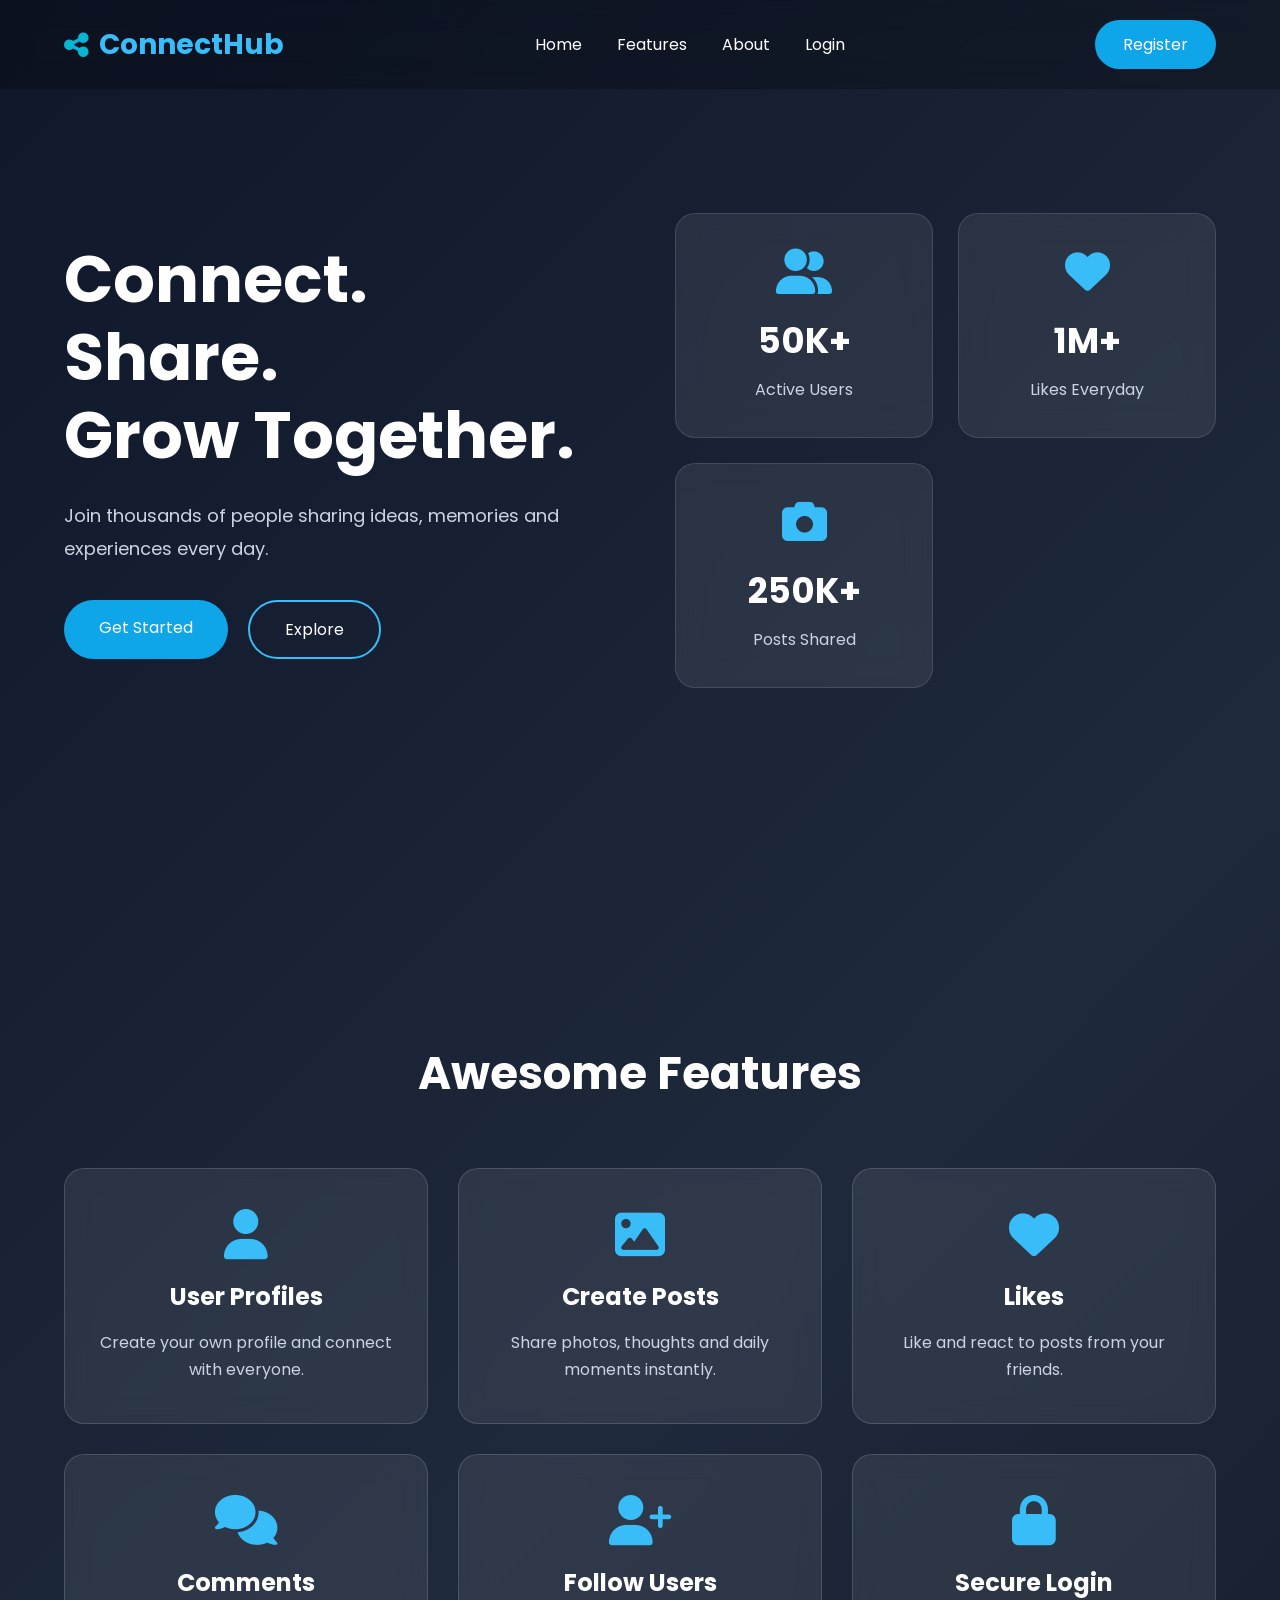
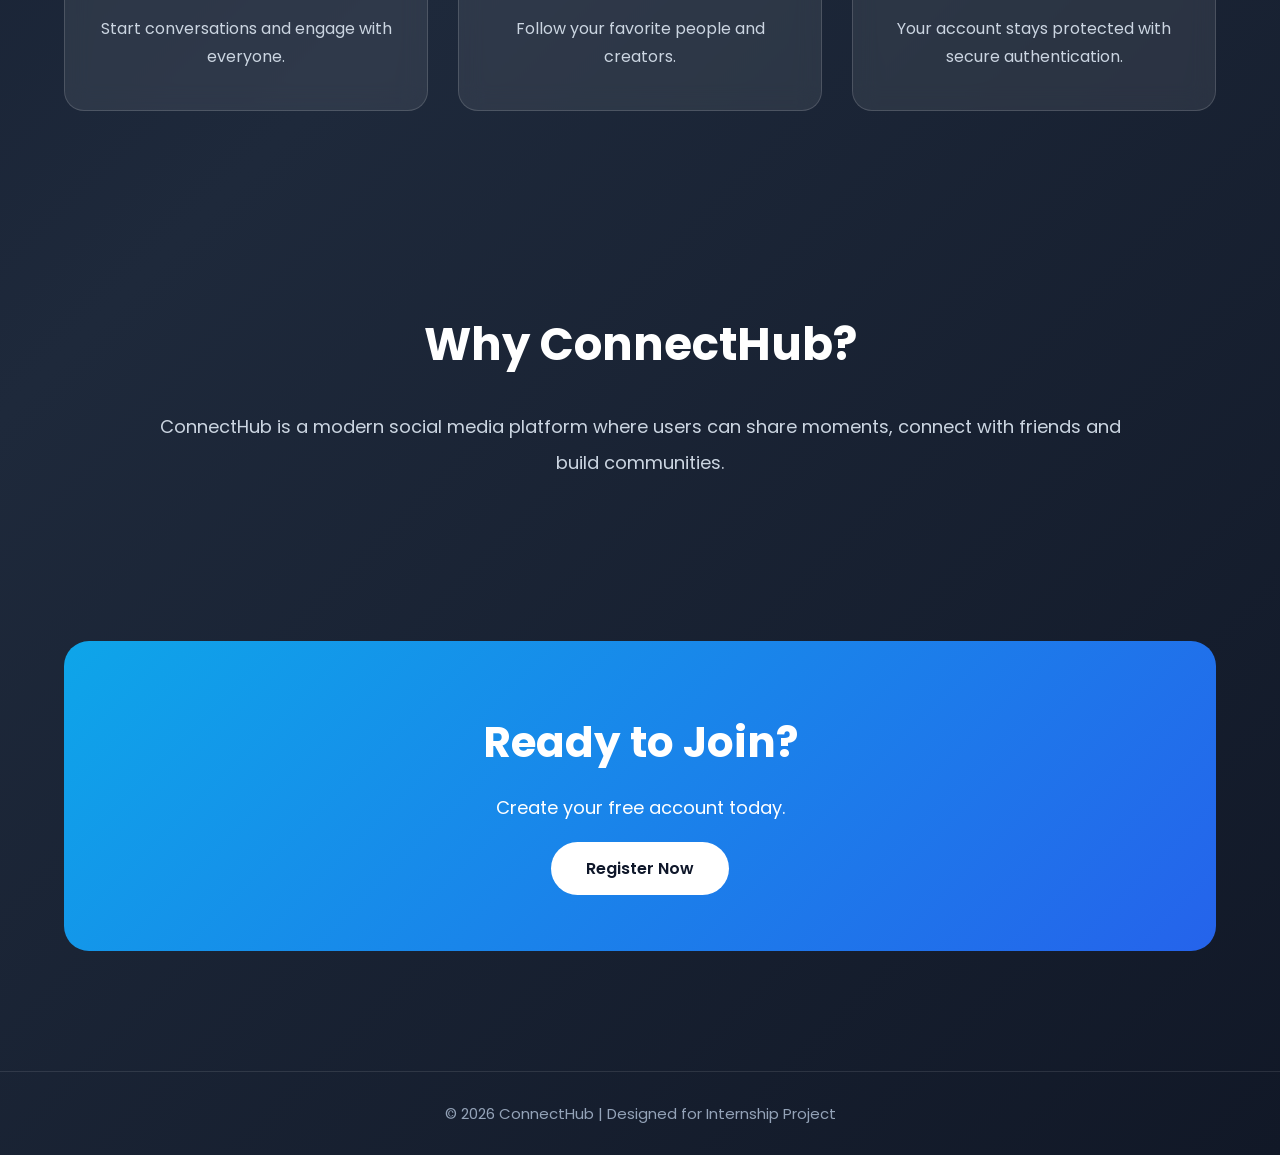
<file: Frontend/index.html>
<!DOCTYPE html>
<html lang="en">
<head>
    <meta charset="UTF-8">
    <meta name="viewport" content="width=device-width, initial-scale=1.0">
    <title>ConnectHub | Social Media Platform</title>

    <link rel="stylesheet" href="index.css">

    <!-- Google Fonts -->
    <link href="https://fonts.googleapis.com/css2?family=Poppins:wght@300;400;500;600;700&display=swap" rel="stylesheet">

    <!-- Font Awesome -->
    <link rel="stylesheet"
    href="https://cdnjs.cloudflare.com/ajax/libs/font-awesome/6.5.2/css/all.min.css">
</head>
<body>

<!-- ================= NAVBAR ================= -->

<header>

<nav class="navbar">

<div class="logo">
<i class="fa-solid fa-share-nodes"></i>
<span>ConnectHub</span>
</div>

<ul class="nav-links">

<li><a href="#">Home</a></li>
<li><a href="#features">Features</a></li>
<li><a href="#about">About</a></li>
<li><a href="login.html">Login</a></li>

</ul>

<a href="register.html" class="btn">Register</a>

<div class="menu">
<i class="fa-solid fa-bars"></i>
</div>

</nav>

</header>


<!-- ================= HERO ================= -->

<section class="hero">

<div class="hero-left">

<h1>
Connect.<br>
Share.<br>
Grow Together.
</h1>

<p>

Join thousands of people sharing ideas,
memories and experiences every day.

</p>

<div class="hero-buttons">

<a href="#" class="primary-btn">
Get Started
</a>

<a href="#features" class="secondary-btn">
Explore
</a>

</div>

</div>


<div class="hero-right">

<div class="glass-card">

<i class="fa-solid fa-user-group"></i>

<h3>50K+</h3>

<p>Active Users</p>

</div>

<div class="glass-card">

<i class="fa-solid fa-heart"></i>

<h3>1M+</h3>

<p>Likes Everyday</p>

</div>

<div class="glass-card">

<i class="fa-solid fa-camera"></i>

<h3>250K+</h3>

<p>Posts Shared</p>

</div>

</div>

</section>


<!-- ================= FEATURES ================= -->

<section class="features" id="features">

<h2>Awesome Features</h2>

<div class="feature-container">

<div class="feature-card">

<i class="fa-solid fa-user"></i>

<h3>User Profiles</h3>

<p>Create your own profile and connect with everyone.</p>

</div>

<div class="feature-card">

<i class="fa-solid fa-image"></i>

<h3>Create Posts</h3>

<p>Share photos, thoughts and daily moments instantly.</p>

</div>

<div class="feature-card">

<i class="fa-solid fa-heart"></i>

<h3>Likes</h3>

<p>Like and react to posts from your friends.</p>

</div>

<div class="feature-card">

<i class="fa-solid fa-comments"></i>

<h3>Comments</h3>

<p>Start conversations and engage with everyone.</p>

</div>

<div class="feature-card">

<i class="fa-solid fa-user-plus"></i>

<h3>Follow Users</h3>

<p>Follow your favorite people and creators.</p>

</div>

<div class="feature-card">

<i class="fa-solid fa-lock"></i>

<h3>Secure Login</h3>

<p>Your account stays protected with secure authentication.</p>

</div>

</div>

</section>


<!-- ================= ABOUT ================= -->

<section class="about" id="about">

<h2>Why ConnectHub?</h2>

<p>

ConnectHub is a modern social media platform where users can
share moments, connect with friends and build communities.

</p>

</section>


<!-- ================= CTA ================= -->

<section class="cta">

<h2>Ready to Join?</h2>

<p>Create your free account today.</p>

<a href="#" class="primary-btn">Register Now</a>

</section>


<!-- ================= FOOTER ================= -->

<footer>

<p>

© 2026 ConnectHub |
Designed for Internship Project

</p>

</footer>


<script>
    // Mobile Menu

const menu = document.querySelector(".menu");
const navLinks = document.querySelector(".nav-links");

menu.addEventListener("click", () => {
    navLinks.classList.toggle("active");
});

// Navbar Background on Scroll

window.addEventListener("scroll", () => {
    const header = document.querySelector("header");

    if(window.scrollY > 50){
        header.style.background = "rgba(15,23,42,0.95)";
    }else{
        header.style.background = "rgba(0,0,0,0.25)";
    }
});

// Smooth Fade-in Animation

const cards = document.querySelectorAll(".feature-card");

const observer = new IntersectionObserver((entries)=>{
    entries.forEach(entry=>{
        if(entry.isIntersecting){
            entry.target.style.opacity="1";
            entry.target.style.transform="translateY(0)";
        }
    });
},{
    threshold:0.2
});

cards.forEach(card=>{
    card.style.opacity="0";
    card.style.transform="translateY(40px)";
    card.style.transition=".8s";
    observer.observe(card);
});
</script>

</body>
</html>
</file>
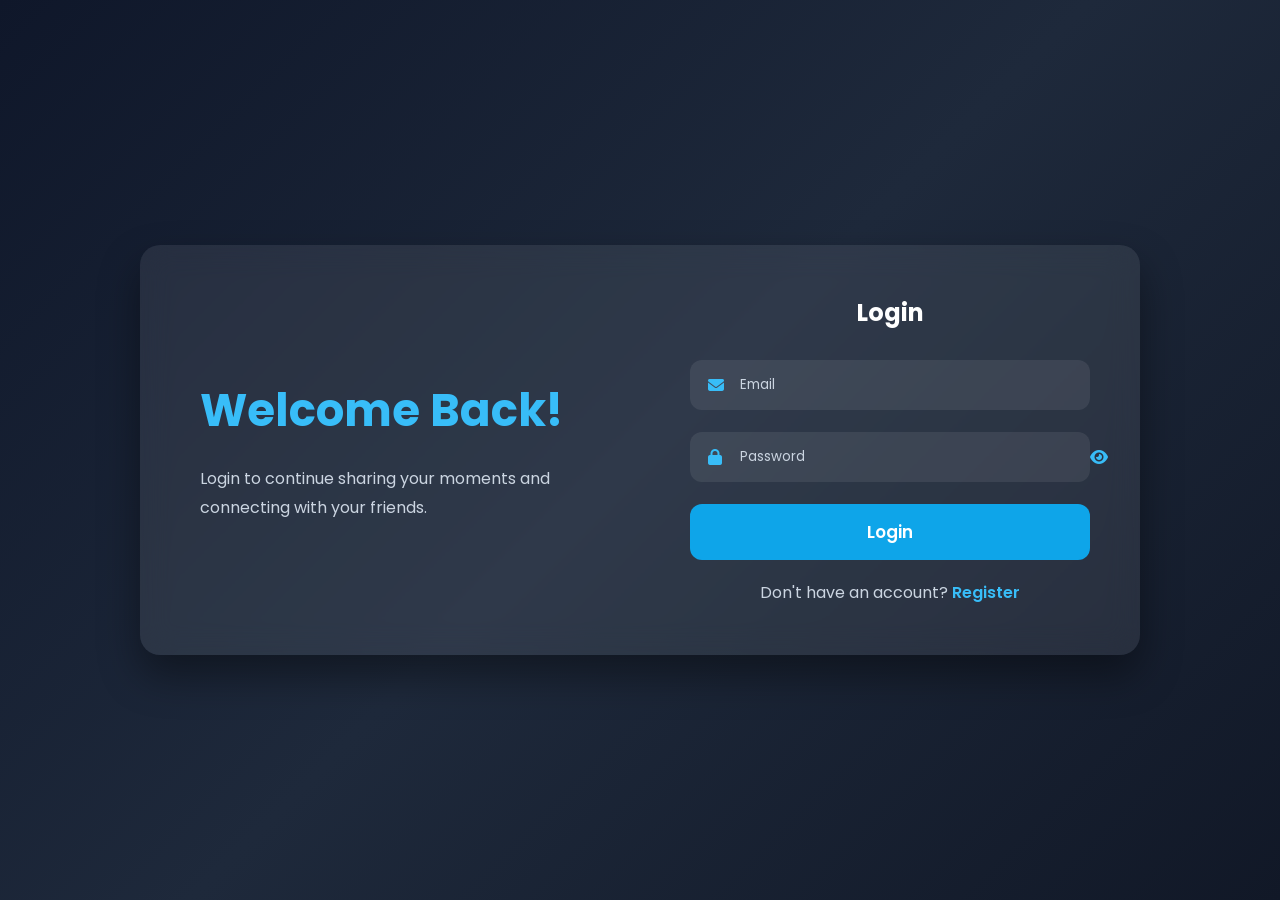
<file: Frontend/edit-profile.html>
<!DOCTYPE html>
<html lang="en">

<head>

    <meta charset="UTF-8">
    <meta name="viewport" content="width=device-width, initial-scale=1.0">

    <title>ConnectHub | Edit Profile</title>

    <link rel="stylesheet" href="edit-profile.css">

    <link href="https://fonts.googleapis.com/css2?family=Poppins:wght@300;400;500;600;700&display=swap"
        rel="stylesheet">

    <link rel="stylesheet"
        href="https://cdnjs.cloudflare.com/ajax/libs/font-awesome/6.5.2/css/all.min.css">

</head>

<body>

    <!-- ================= NAVBAR ================= -->

    <header>

        <nav class="navbar">

            <div class="logo">

                <i class="fa-solid fa-share-nodes"></i>

                <span>ConnectHub</span>

            </div>

            <div class="nav-links">

                <a href="feed.html">
                    <i class="fa-solid fa-house"></i>
                    Home
                </a>

                <a href="profile.html">
                    <i class="fa-solid fa-user"></i>
                    Profile
                </a>

            </div>

        </nav>

    </header>

    <!-- ================= EDIT PROFILE ================= -->

    <section class="edit-container">

        <div class="edit-card">

            <h1>

                <i class="fa-solid fa-user-pen"></i>

                Edit Profile

            </h1>

            <!-- Cover Photo -->

            <div class="cover-section">

                <img
                    id="coverPreview"
                    src="https://picsum.photos/1200/350?random=15"
                    alt="Cover">

                <label class="upload-cover">

                    <i class="fa-solid fa-camera"></i>

                    Change Cover

                    <input
                        type="file"
                        id="coverInput"
                        accept="image/*"
                        hidden>

                </label>

            </div>

            <!-- Profile Photo -->

            <div class="profile-section">

                <img
                    id="profilePreview"
                    src="https://i.pravatar.cc/200?img=12"
                    alt="Profile">

                <label class="upload-profile">

                    <i class="fa-solid fa-camera"></i>

                    Change Photo

                    <input
                        id="profileImage"
                        type="file"
                        accept="image/*"
                        hidden>

                </label>

            </div>

            <!-- FORM -->

            <form id="editForm">

                <div class="input-group">

                    <label>Full Name</label>

                    <input
                        id="fullName"
                        type="text"
                        placeholder="Enter your full name"
                        value="John Smith">

                </div>

                <div class="input-group">

                    <label>Username</label>

                    <input
                        id="username"
                        type="text"
                        placeholder="Username"
                        value="@johnsmith">

                </div>

                <div class="input-group">

                    <label>Bio</label>

                    <textarea
                        rows="4"
                        placeholder="Write something about yourself...">Frontend Developer 🚀 | UI Designer 🎨</textarea>

                </div>
                                <div class="input-group">

                    <label>Email</label>

                    <input
                        id="email"
                        type="email"
                        placeholder="Enter your email"
                        value="johnsmith@gmail.com">

                </div>

                <div class="input-group">

                    <label>Phone Number</label>

                    <input
                        type="tel"
                        placeholder="Enter phone number"
                        value="+91 9876543210">

                </div>

                <div class="input-group">

                    <label>Location</label>

                    <input
                        type="text"
                        placeholder="Your location"
                        value="Hyderabad, India">

                </div>

                <div class="input-group">

                    <label>Skills</label>

                    <input
                        type="text"
                        placeholder="HTML, CSS, JavaScript..."
                        value="HTML, CSS, JavaScript, Node.js, Express.js, MySQL">

                </div>

                <div class="input-group">

                    <label>Education</label>

                    <input
                        type="text"
                        placeholder="Your education"
                        value="B.Tech - Computer Science Engineering">

                </div>

                <div class="input-group">

                    <label>Website</label>

                    <input
                        type="url"
                        placeholder="https://yourwebsite.com"
                        value="https://github.com/johnsmith">

                </div>

                <!-- BUTTONS -->

                <div class="button-group">

                    <button
                        
                           id="saveBtn"
                           class="save-btn">

                        <i class="fa-solid fa-floppy-disk"></i>

                        Save Changes

                    </button>

                    <button
                        type="reset"
                        class="cancel-btn">

                        <i class="fa-solid fa-xmark"></i>

                        Cancel

                    </button>

                </div>

            </form>

        </div>

    </section>

    <!-- ================= FOOTER ================= -->

    <footer>

        <p>

            © 2026 ConnectHub | Edit Profile Page

        </p>

    </footer>

    <script>
       // =========================================
// CONNECTHUB EDIT PROFILE
// =========================================

const user = JSON.parse(localStorage.getItem("user"));

if (!user) {
    alert("Please Login First");
    window.location.href = "login.html";
}

// ===============================
// IMAGE PREVIEW
// ===============================

const profileInput = document.getElementById("profileImage");
const profilePreview = document.getElementById("profilePreview");

if (profileInput) {

    profileInput.addEventListener("change", function () {

        const file = this.files[0];

        if (!file) return;

        const reader = new FileReader();

        reader.onload = function (e) {

            profilePreview.src = e.target.result;

        };

        reader.readAsDataURL(file);

    });

}

// ===============================
// LOAD PROFILE
// ===============================

async function loadProfile() {

    try {

        const response = await fetch(
            `http://localhost:5000/api/users/getProfile/${user.id}`
        );

        const data = await response.json();

        if (!data.success) {

            alert(data.message);

            return;

        }

        document.getElementById("fullName").value =
            data.user.full_name;

        document.getElementById("username").value =
            data.user.username;

        document.getElementById("email").value =
            data.user.email;

        if (data.user.profile_image) {

            profilePreview.src =
                "http://localhost:5000" +
                data.user.profile_image;

        }

    } catch (error) {

        console.error(error);

    }

}

loadProfile();

// ===============================
// SAVE PROFILE
// ===============================
const form = document.getElementById("editForm");

form.addEventListener("submit", async (e) => {

    e.preventDefault();

    const full_name =
        document.getElementById("fullName").value.trim();

    const username =
        document.getElementById("username").value.trim();

    const email =
        document.getElementById("email").value.trim();

    if (!full_name || !username || !email) {

        alert("Please fill all fields");

        return;

    }

    try {

        // ===========================
        // Update Name, Username, Email
        // ===========================

        const response = await fetch(
            `http://localhost:5000/api/users/updateProfile/${user.id}`,
            {
                method: "PUT",
                headers: {
                    "Content-Type": "application/json"
                },
                body: JSON.stringify({
                    full_name,
                    username,
                    email
                })
            }
        );

        const data = await response.json();

        if (!data.success) {
            alert(data.message);
            return;
        }

        // ===========================
        // Upload Profile Image
        // ===========================

        const imageFile =
            document.getElementById("profileImage").files[0];

        if (imageFile) {

            const formData = new FormData();

            formData.append("profileImage", imageFile);

            const imageResponse = await fetch(
                `http://localhost:5000/api/users/uploadProfileImage/${user.id}`,
                {
                    method: "PUT",
                    body: formData
                }
            );

            const imageData = await imageResponse.json();

            if (!imageData.success) {
                alert(imageData.message);
                return;
            }

        }

        alert("✅ Profile Updated Successfully");

        window.location.href = "profile.html";

    } catch (error) {

        console.error(error);

        alert("Server Error");

    }

});
// ===============================
// CANCEL
// ===============================

const cancelBtn = document.querySelector(".cancel-btn");

cancelBtn.addEventListener("click", (e) => {

    e.preventDefault();

    window.location.href = "profile.html";

});

console.log("🚀 Edit Profile Loaded");
</script>
</body>
</html>
</file>
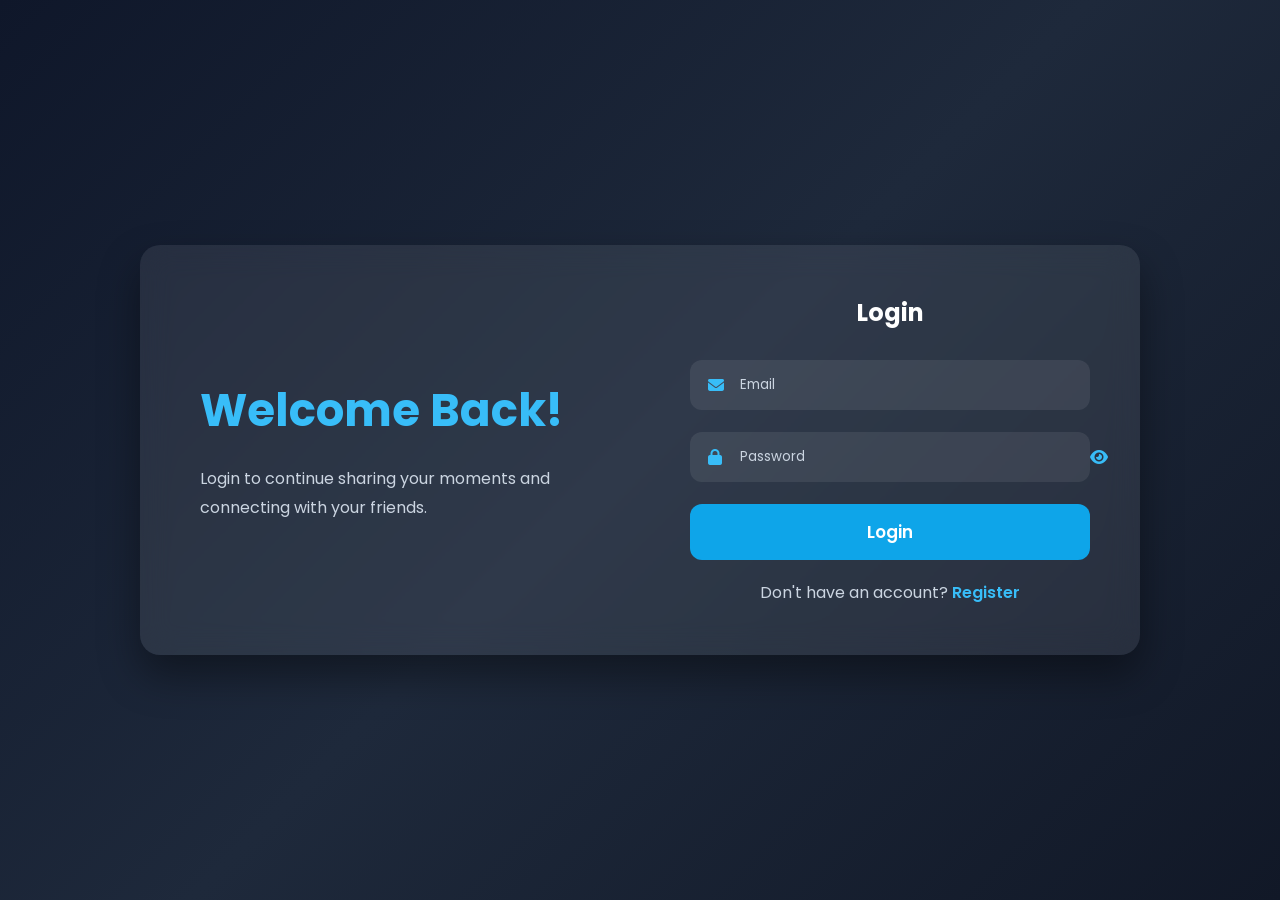
<file: Frontend/login.html>
<!DOCTYPE html>
<html lang="en">
<head>
    <meta charset="UTF-8">
    <meta name="viewport" content="width=device-width, initial-scale=1.0">
    <title>Login | ConnectHub</title>

    <link rel="stylesheet" href="login.css">

    <link href="https://fonts.googleapis.com/css2?family=Poppins:wght@300;400;500;600;700&display=swap" rel="stylesheet">

    <link rel="stylesheet"
    href="https://cdnjs.cloudflare.com/ajax/libs/font-awesome/6.5.2/css/all.min.css">
</head>

<body>

<div class="container">

    <div class="left">

        <h1>Welcome Back!</h1>

        <p>
            Login to continue sharing your moments and
            connecting with your friends.
        </p>

    </div>

    <div class="right">

        <form id="loginForm">

            <h2>Login</h2>

            <div class="input-box">

                <i class="fa-solid fa-envelope"></i>

                <input
                type="email"
                id="email"
                placeholder="Email">

            </div>

            <div class="input-box">

                <i class="fa-solid fa-lock"></i>

                <input
                type="password"
                id="password"
                placeholder="Password">

                <span id="togglePassword">
                    <i class="fa-solid fa-eye"></i>
                </span>

            </div>

            <button type="submit">
                Login
            </button>

            <p class="register-text">

                Don't have an account?

                <a href="register.html">
                    Register
                </a>

            </p>

        </form>

    </div>

</div>

<script>
    const form = document.getElementById("loginForm");

form.addEventListener("submit", async (e) => {

    e.preventDefault();

    const email = document.getElementById("email").value.trim();
    const password = document.getElementById("password").value;

    if (!email || !password) {
        alert("Please fill all fields.");
        return;
    }

    try {

        console.log("Login button clicked");

        const response = await fetch("http://localhost:5000/api/auth/loginUser", {
            method: "POST",
            headers: {
                "Content-Type": "application/json"
            },
            body: JSON.stringify({
                email,
                password
            })
        });

        console.log("Status:", response.status);

        const data = await response.json();

        console.log("Response:", data);

        if (data.success) {

            localStorage.setItem("token", data.token);
            localStorage.setItem("user", JSON.stringify(data.user));

            alert(data.message);

            window.location.href = "./feed.html";

        } else {

            alert(data.message);

        }

    } catch (error) {

        console.error("Login Error:", error);
        alert("Server connection failed!");

    }

});
</script>
</body>
</html>
</file>
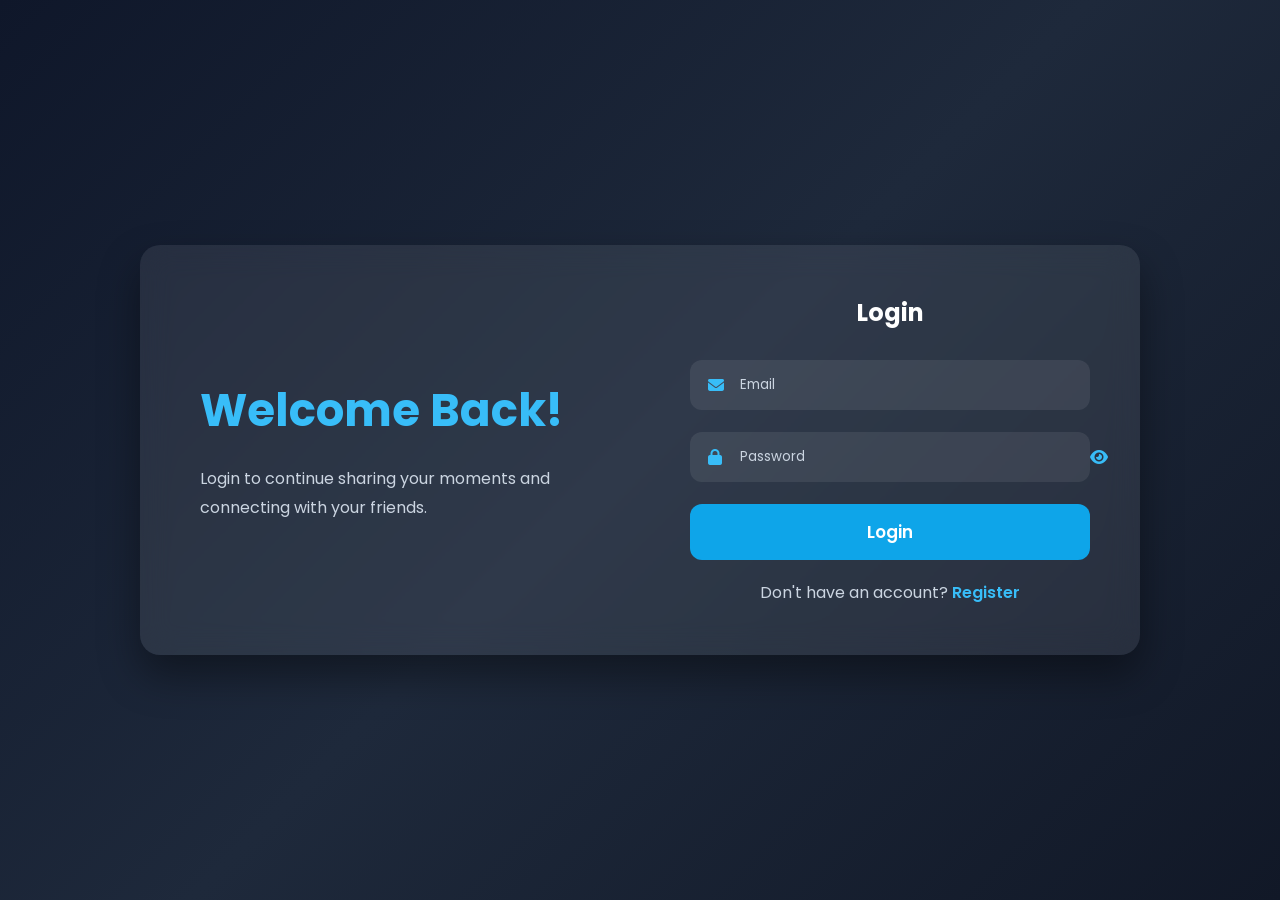
<file: Frontend/profile.html>
<!DOCTYPE html>
<html lang="en">

<head>

<meta charset="UTF-8">
<meta name="viewport" content="width=device-width, initial-scale=1.0">

<title>ConnectHub | Profile</title>

<link rel="stylesheet" href="profile.css">

<link href="https://fonts.googleapis.com/css2?family=Poppins:wght@300;400;500;600;700&display=swap" rel="stylesheet">

<link rel="stylesheet"
href="https://cdnjs.cloudflare.com/ajax/libs/font-awesome/6.5.2/css/all.min.css">

</head>

<body>

<!-- ================= NAVBAR ================= -->

<header>

<nav class="navbar">

<div class="logo">

<i class="fa-solid fa-share-nodes"></i>

<span>ConnectHub</span>

</div>

<div class="search-box">

<input type="text" placeholder="Search...">

<i class="fa-solid fa-magnifying-glass"></i>

</div>

<div class="nav-icons">

<i class="fa-solid fa-house"></i>

<div class="notification">

<i class="fa-regular fa-bell"></i>

<span class="badge">3</span>

</div>

<div class="profile-menu">

<img src="https://i.pravatar.cc/100?img=12">

</div>

</div>

</nav>

</header>

<!-- ================= PROFILE ================= -->

<section class="profile-container">

<!-- Cover -->

<div class="cover-photo">

<img src="https://picsum.photos/1400/400?random=11">

</div>

<!-- Profile Info -->

<div class="profile-info">

<div class="profile-left">

<img
id="profileImage"
class="profile-pic"
src="https://i.pravatar.cc/200?img=12">

<div>

<h2>

<span id="fullName">John Smith</span>

<i class="fa-solid fa-circle-check verified"></i>

</h2>

<p id="username">@johnsmith</p>

<p class="bio">

Frontend Developer 🚀 | UI Designer 🎨

</p>

<div class="details">

<span>

<i class="fa-solid fa-location-dot"></i>

Hyderabad

</span>

<span>

<i class="fa-solid fa-calendar"></i>

Joined June 2026

</span>

</div>

</div>

</div>

<div class="profile-buttons">

<button class="edit-btn">

<i class="fa-solid fa-user-pen"></i>

Edit Profile

</button>

<button class="share-btn">

<i class="fa-solid fa-share"></i>

Share Profile

</button>

</div>

</div>

<!-- Stats -->

<div class="stats">

<div>

<h2>25</h2>

<p>Posts</p>

</div>

<div>

<h2>1.2K</h2>

<p>Followers</p>

</div>

<div>

<h2>980</h2>

<p>Following</p>

</div>

</div>

<!-- Main Layout -->

<div class="profile-grid">

<!-- About -->

<div class="left-card">

<h3>

<i class="fa-solid fa-user"></i>

About

</h3>

<p>

💻 HTML, CSS, JavaScript

</p>

<p>

⚙️ Node.js & Express.js

</p>

<p>

🗄️ MySQL Database

</p>

<p>

🎓 B.Tech Computer Science

</p>

<p>

<p>

📧 <span id="email">john@gmail.com</span>

</p>

</p>

<p>

📱 +91 9876543210

</p>

</div>

<!-- Posts -->

<div class="posts-section">

<h3>

My Posts

</h3>
<!-- ================= POSTS GRID ================= -->

<div class="posts-grid">

<div class="post-card">
<img src="https://picsum.photos/350/350?random=1" alt="Post 1">
</div>

<div class="post-card">
<img src="https://picsum.photos/350/350?random=2" alt="Post 2">
</div>

<div class="post-card">
<img src="https://picsum.photos/350/350?random=3" alt="Post 3">
</div>

<div class="post-card">
<img src="https://picsum.photos/350/350?random=4" alt="Post 4">
</div>

<div class="post-card">
<img src="https://picsum.photos/350/350?random=5" alt="Post 5">
</div>

<div class="post-card">
<img src="https://picsum.photos/350/350?random=6" alt="Post 6">
</div>

<div class="post-card">
<img src="https://picsum.photos/350/350?random=7" alt="Post 7">
</div>

<div class="post-card">
<img src="https://picsum.photos/350/350?random=8" alt="Post 8">
</div>

<div class="post-card">
<img src="https://picsum.photos/350/350?random=9" alt="Post 9">
</div>

</div>

</div>

<!-- ================= RIGHT SIDEBAR ================= -->

<div class="right-card">

<h3>

Suggested Friends

</h3>

<div class="friend">

<img src="https://i.pravatar.cc/100?img=41" alt="">

<div>

<h4>Chaithanya</h4>

<p>Cyber Security</p>

</div>

<button class="follow-btn">

Follow

</button>

</div>

<div class="friend">

<img src="https://i.pravatar.cc/100?img=55" alt="">

<div>

<h4>Karthik</h4>

<p>Mechanical Engineer</p>

</div>

<button class="follow-btn">

Follow

</button>

</div>

<div class="friend">

<img src="https://i.pravatar.cc/100?img=68" alt="">

<div>

<h4>Poojasree</h4>

<p>Data Analyst</p>

</div>

<button class="follow-btn">

Follow

</button>

</div>

<div class="friend">

<img src="https://i.pravatar.cc/100?img=22" alt="">

<div>

<h4>Sravya</h4>

<p>Google Student Ambassidor</p>

</div>

<button class="follow-btn">

Follow

</button>

</div>

</div>

</div>

</section>

<!-- ================= FOOTER ================= -->

<footer>

<p>

© 2026 ConnectHub | Built with ❤️ using HTML, CSS & JavaScript

</p>

</footer>

<script>
    // =====================================
// CONNECTHUB PROFILE PAGE
// profile.js - Part 1
// =====================================

// ===============================
// EDIT PROFILE
// ===============================
const editBtn = document.querySelector(".edit-btn");

if (editBtn) {

    editBtn.addEventListener("click", () => {

        window.location.href = "edit-Profile.html";

    });

}

// ===============================
// SHARE PROFILE
// ===============================

const shareBtn = document.querySelector(".share-btn");

if (shareBtn) {

    shareBtn.addEventListener("click", async () => {

        if (navigator.share) {

            try {

                await navigator.share({

                    title: "ConnectHub Profile",

                    text: "Check out my ConnectHub Profile!",

                    url: window.location.href

                });

            } catch (err) {

                console.log(err);

            }

        } else {

            navigator.clipboard.writeText(window.location.href);

            alert("Profile link copied!");

        }

    });

}

// ===============================
// FOLLOW BUTTON
// ===============================

document.querySelectorAll(".follow-btn").forEach(button => {

    button.addEventListener("click", () => {

        if (button.innerText === "Follow") {

            button.innerText = "Following";

            button.style.background = "#22c55e";

        } else {

            button.innerText = "Follow";

            button.style.background = "#0ea5e9";

        }

    });

});

// ===============================
// NOTIFICATION BADGE
// ===============================

const badge = document.querySelector(".badge");

let notificationCount = 3;

function updateBadge() {

    if (badge) {

        badge.innerText = notificationCount;

    }

}

// Follow click → Notification increase

document.querySelectorAll(".follow-btn").forEach(btn => {

    btn.addEventListener("click", () => {

        notificationCount++;

        updateBadge();

    });

});
// =====================================
// CONNECTHUB PROFILE PAGE
// profile.js - Part 2
// =====================================

// ===============================
// ANIMATED STATS COUNTER
// ===============================

const stats = document.querySelectorAll(".stats h2");

stats.forEach(stat => {

    const targetText = stat.innerText;

    const number = parseFloat(targetText);

    if (isNaN(number)) return;

    let current = 0;

    const increment = number / 50;

    const timer = setInterval(() => {

        current += increment;

        if (current >= number) {

            stat.innerText = targetText;

            clearInterval(timer);

        }

        else {

            if (targetText.includes("K")) {

                stat.innerText = current.toFixed(1) + "K";

            }

            else {

                stat.innerText = Math.floor(current);

            }

        }

    }, 30);

});

// ===============================
// HOME BUTTON
// ===============================

const homeBtn = document.querySelector(".fa-house");

if(homeBtn){

    homeBtn.addEventListener("click",()=>{

        window.location.href="feed.html";

    });

}

// ===============================
// SEARCH BAR (Demo)
// ===============================

const searchInput=document.querySelector(".search-box input");

if(searchInput){

    searchInput.addEventListener("keyup",()=>{

        const value=searchInput.value.toLowerCase();

        document.querySelectorAll(".friend").forEach(friend=>{

            const text=friend.innerText.toLowerCase();

            if(text.includes(value)){

                friend.style.display="flex";

            }

            else{

                friend.style.display="none";

            }

        });

    });

}

// ===============================
// POSTS HOVER EFFECT
// ===============================

document.querySelectorAll(".post-card").forEach(card=>{

    card.addEventListener("mouseenter",()=>{

        card.style.boxShadow="0 15px 30px rgba(56,189,248,.35)";

    });

    card.addEventListener("mouseleave",()=>{

        card.style.boxShadow="none";

    });

});

// ===============================
// PROFILE IMAGE CLICK
// ===============================

const profilePic=document.querySelector(".profile-pic");

if(profilePic){

    profilePic.addEventListener("click",()=>{

        alert("Profile picture viewer will be added after backend integration.");

    });

}

console.log("✅ Profile.js Part 2 Loaded");
// =====================================
// CONNECTHUB PROFILE PAGE
// profile.js - Part 3 (Final)
// =====================================

// ===============================
// IMAGE PREVIEW MODAL
// ===============================

const postImages = document.querySelectorAll(".post-card img");

const modal = document.createElement("div");

modal.style.cssText = `
position:fixed;
top:0;
left:0;
width:100%;
height:100%;
background:rgba(0,0,0,.9);
display:none;
justify-content:center;
align-items:center;
z-index:9999;
cursor:pointer;
`;

const modalImg = document.createElement("img");

modalImg.style.cssText = `
max-width:90%;
max-height:90%;
border-radius:15px;
box-shadow:0 0 30px rgba(255,255,255,.2);
`;

modal.appendChild(modalImg);

document.body.appendChild(modal);

postImages.forEach(img=>{

    img.addEventListener("click",()=>{

        modal.style.display="flex";

        modalImg.src=img.src;

    });

});

// Close Modal

modal.addEventListener("click",()=>{

    modal.style.display="none";

});

// ESC Key Close

document.addEventListener("keydown",(e)=>{

    if(e.key==="Escape"){

        modal.style.display="none";

    }

});

// ===============================
// WELCOME MESSAGE
// ===============================

window.addEventListener("load",()=>{

    console.log("Welcome to ConnectHub Profile 🚀");

});

// ===============================
// PROFILE CARD ANIMATION
// ===============================

const cards=document.querySelectorAll(".left-card,.posts-section,.right-card");

cards.forEach((card,index)=>{

    card.style.opacity="0";
    card.style.transform="translateY(40px)";

    setTimeout(()=>{

        card.style.transition=".6s";

        card.style.opacity="1";

        card.style.transform="translateY(0)";

    },index*200);

});

// ===============================
// LIVE CLOCK
// ===============================

function updateTime(){

    const now=new Date();

    document.title=
    "ConnectHub | "+
    now.toLocaleTimeString();

}

setInterval(updateTime,1000);

// ===============================
// PAGE LOADED
// ===============================

console.log("🚀 ConnectHub Profile Loaded Successfully");
// =====================================
// LOAD USER PROFILE
// =====================================

async function loadProfile() {

    const user = JSON.parse(localStorage.getItem("user"));

    if (!user) {

        alert("Please login first.");

        window.location.href = "login.html";

        return;

    }

    try {

        const response = await fetch(
            `http://localhost:5000/api/users/getProfile/${user.id}`
        );

        const data = await response.json();

        if (!data.success) {

            alert(data.message);

            return;

        }

        const profile = data.user;

        document.getElementById("fullName").innerText =
            profile.full_name;

        document.getElementById("username").innerText =
            "@" + profile.username;

        document.getElementById("email").innerText =
            profile.email;

        if (profile.profile_image) {

            document.getElementById("profileImage").src =
                `http://localhost:5000${profile.profile_image}`;

        }

    } catch (error) {

        console.error(error);

        alert("Server Error");

    }

}

loadProfile();
</script>

</body>

</html>
</file>
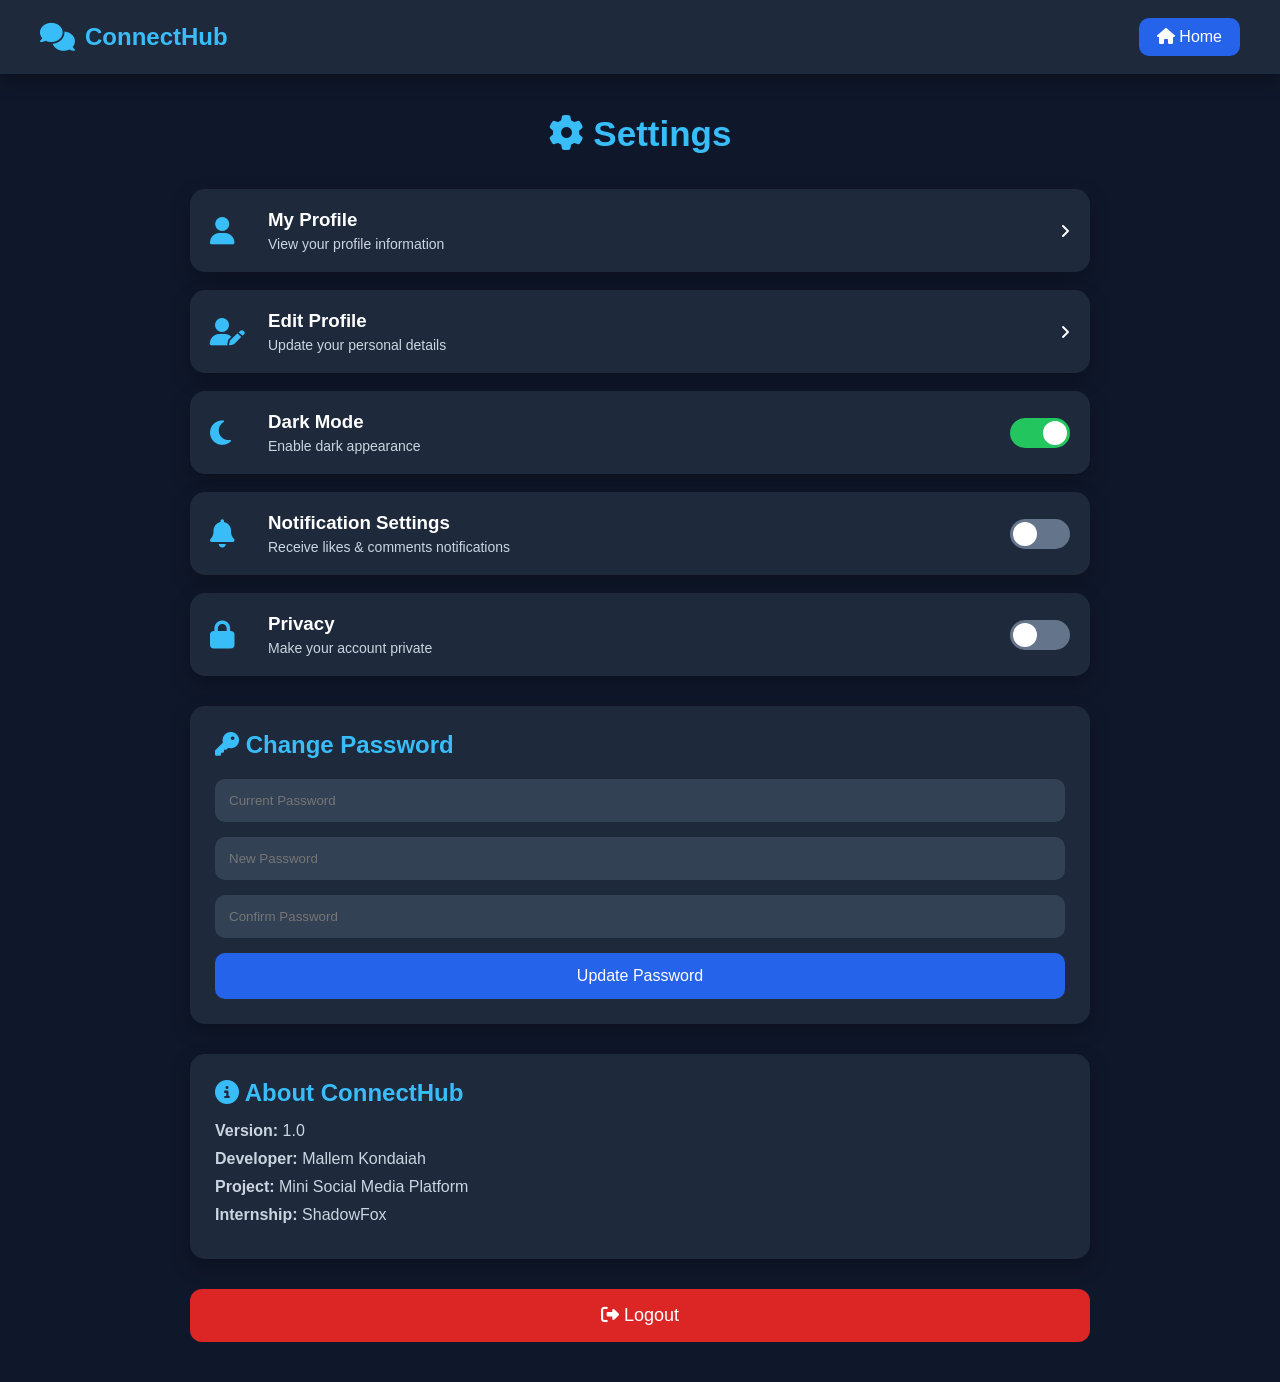
<file: Frontend/settings.html>
<!DOCTYPE html>
<html lang="en">

<head>

    <meta charset="UTF-8">

    <meta name="viewport" content="width=device-width, initial-scale=1.0">

    <title>ConnectHub | Settings</title>

    <link rel="stylesheet" href="settings.css">

    <link rel="stylesheet"
        href="https://cdnjs.cloudflare.com/ajax/libs/font-awesome/6.7.1/css/all.min.css">

</head>

<body>

    <!-- ================= HEADER ================= -->

    <header class="header">

        <div class="logo">

            <i class="fa-solid fa-comments"></i>

            <span>ConnectHub</span>

        </div>

        <a href="feed.html" class="home-btn">

            <i class="fa-solid fa-house"></i>

            Home

        </a>

    </header>

    <!-- ================= SETTINGS ================= -->

    <main class="settings-container">

        <h1>

            <i class="fa-solid fa-gear"></i>

            Settings

        </h1>

        <!-- My Profile -->

        <div class="setting-card" id="profileBtn">

            <div class="setting-left">

                <i class="fa-solid fa-user"></i>

                <div>

                    <h3>My Profile</h3>

                    <p>View your profile information</p>

                </div>

            </div>

            <i class="fa-solid fa-angle-right"></i>

        </div>

        <!-- Edit Profile -->

        <div class="setting-card" id="editProfileBtn">

            <div class="setting-left">

                <i class="fa-solid fa-user-pen"></i>

                <div>

                    <h3>Edit Profile</h3>

                    <p>Update your personal details</p>

                </div>

            </div>

            <i class="fa-solid fa-angle-right"></i>

        </div>

        <!-- Dark Mode -->

        <div class="setting-card">

            <div class="setting-left">

                <i class="fa-solid fa-moon"></i>

                <div>

                    <h3>Dark Mode</h3>

                    <p>Enable dark appearance</p>

                </div>

            </div>

            <label class="switch">

                <input type="checkbox" id="darkMode">

                <span class="slider"></span>

            </label>

        </div>

        <!-- Notifications -->

        <div class="setting-card">

            <div class="setting-left">

                <i class="fa-solid fa-bell"></i>

                <div>

                    <h3>Notification Settings</h3>

                    <p>Receive likes & comments notifications</p>

                </div>

            </div>

            <label class="switch">

                <input type="checkbox" id="notifications">

                <span class="slider"></span>

            </label>

        </div>

        <!-- Privacy -->

        <div class="setting-card">

            <div class="setting-left">

                <i class="fa-solid fa-lock"></i>

                <div>

                    <h3>Privacy</h3>

                    <p>Make your account private</p>

                </div>

            </div>

            <label class="switch">

                <input type="checkbox" id="privacy">

                <span class="slider"></span>

            </label>

        </div>

        <!-- Change Password -->

        <div class="password-card">

            <h2>

                <i class="fa-solid fa-key"></i>

                Change Password

            </h2>

            <input
                type="password"
                id="currentPassword"
                placeholder="Current Password">

            <input
                type="password"
                id="newPassword"
                placeholder="New Password">

            <input
                type="password"
                id="confirmPassword"
                placeholder="Confirm Password">

            <button id="changePasswordBtn">

                Update Password

            </button>

        </div>

        <!-- About -->

        <div class="about-card">

            <h2>

                <i class="fa-solid fa-circle-info"></i>

                About ConnectHub

            </h2>

            <p>

                <strong>Version:</strong>

                1.0

            </p>

            <p>

                <strong>Developer:</strong>

                Mallem Kondaiah

            </p>

            <p>

                <strong>Project:</strong>

                Mini Social Media Platform

            </p>

            <p>

                <strong>Internship:</strong>

                ShadowFox

            </p>

        </div>

        <!-- Logout -->

        <button class="logout-btn" id="logoutBtn">

            <i class="fa-solid fa-right-from-bracket"></i>

            Logout

        </button>

    </main>

    <script>
        // ==========================================
// CONNECTHUB SETTINGS PAGE
// settings.js
// ==========================================

// -------------------------------
// MY PROFILE
// -------------------------------

const profileBtn = document.getElementById("profileBtn");

if (profileBtn) {

    profileBtn.addEventListener("click", () => {

        window.location.href = "profile.html";

    });

}

// -------------------------------
// EDIT PROFILE
// -------------------------------

const editProfileBtn = document.getElementById("editProfileBtn");

if (editProfileBtn) {

    editProfileBtn.addEventListener("click", () => {

        window.location.href = "edit-profile.html";

    });

}

// -------------------------------
// DARK MODE
// -------------------------------

const darkMode = document.getElementById("darkMode");

// Load saved mode
if (localStorage.getItem("theme") === "light") {

    document.body.classList.add("light");

    darkMode.checked = false;

} else {

    darkMode.checked = true;

}

darkMode.addEventListener("change", () => {

    if (darkMode.checked) {

        document.body.classList.remove("light");

        localStorage.setItem("theme", "dark");

    } else {

        document.body.classList.add("light");

        localStorage.setItem("theme", "light");

    }

});

// -------------------------------
// NOTIFICATIONS
// -------------------------------

const notifications = document.getElementById("notifications");

if (localStorage.getItem("notifications") === "on") {

    notifications.checked = true;

}

notifications.addEventListener("change", () => {

    if (notifications.checked) {

        localStorage.setItem("notifications", "on");

        alert("🔔 Notifications Enabled");

    } else {

        localStorage.setItem("notifications", "off");

        alert("🔕 Notifications Disabled");

    }

});

// -------------------------------
// PRIVACY
// -------------------------------

const privacy = document.getElementById("privacy");

if (localStorage.getItem("privacy") === "private") {

    privacy.checked = true;

}

privacy.addEventListener("change", () => {

    if (privacy.checked) {

        localStorage.setItem("privacy", "private");

        alert("🔒 Account is now Private");

    } else {

        localStorage.setItem("privacy", "public");

        alert("🌍 Account is now Public");

    }

});

// -------------------------------
// CHANGE PASSWORD
// -------------------------------

const changePasswordBtn =
document.getElementById("changePasswordBtn");

changePasswordBtn.addEventListener("click", () => {

    const current =
        document.getElementById("currentPassword").value;

    const newPass =
        document.getElementById("newPassword").value;

    const confirm =
        document.getElementById("confirmPassword").value;

    if (!current || !newPass || !confirm) {

        alert("Please fill all password fields.");

        return;

    }

    if (newPass !== confirm) {

        alert("Passwords do not match.");

        return;

    }

    alert("✅ Password Updated Successfully");

    document.getElementById("currentPassword").value = "";

    document.getElementById("newPassword").value = "";

    document.getElementById("confirmPassword").value = "";

});

// -------------------------------
// LOGOUT
// -------------------------------

const logoutBtn = document.getElementById("logoutBtn");

logoutBtn.addEventListener("click", () => {

    const ok = confirm("Are you sure you want to logout?");

    if (!ok) return;

    localStorage.removeItem("user");

    window.location.href = "login.html";

});

// -------------------------------
// PAGE LOAD
// -------------------------------

console.log("✅ ConnectHub Settings Loaded Successfully");
    </script>

</body>

</html>
</file>
<file: Frontend/index.css>
/* =========================
   GOOGLE FONT
========================= */
@import url('https://fonts.googleapis.com/css2?family=Poppins:wght@300;400;500;600;700;800&display=swap');

/* =========================
   GLOBAL
========================= */

*{
    margin:0;
    padding:0;
    box-sizing:border-box;
    scroll-behavior:smooth;
    font-family:'Poppins',sans-serif;
}

body{
    background:linear-gradient(135deg,#0f172a,#1e293b,#111827);
    color:#fff;
    overflow-x:hidden;
}

a{
    text-decoration:none;
    color:white;
}

ul{
    list-style:none;
}

/* =========================
   NAVBAR
========================= */

header{
    width:100%;
    position:fixed;
    top:0;
    left:0;
    z-index:1000;
    backdrop-filter:blur(15px);
    background:rgba(0,0,0,.25);
}

.navbar{

    width:90%;
    max-width:1300px;
    margin:auto;

    display:flex;
    justify-content:space-between;
    align-items:center;

    padding:20px 0;
}

.logo{

    display:flex;
    align-items:center;
    gap:10px;

    font-size:28px;
    font-weight:700;

    color:#38bdf8;
}

.logo i{
    color:#06b6d4;
}

.nav-links{

    display:flex;
    gap:35px;

}

.nav-links a{

    position:relative;
    transition:.4s;

}

.nav-links a:hover{

    color:#38bdf8;

}

.nav-links a::after{

    content:'';
    position:absolute;

    width:0;
    height:2px;

    left:0;
    bottom:-5px;

    background:#38bdf8;

    transition:.4s;

}

.nav-links a:hover::after{

    width:100%;

}

.btn{

    padding:12px 28px;

    border-radius:30px;

    background:#0ea5e9;

    transition:.4s;

}

.btn:hover{

    transform:translateY(-3px);

    background:#0284c7;

    box-shadow:0 10px 30px rgba(14,165,233,.4);

}

.menu{

    display:none;
    font-size:28px;
    cursor:pointer;

}

/* =========================
   HERO
========================= */

.hero{

    min-height:100vh;

    width:90%;
    max-width:1300px;

    margin:auto;

    display:grid;
    grid-template-columns:1fr 1fr;

    align-items:center;

    gap:70px;

}

.hero-left h1{

    font-size:65px;

    line-height:1.2;

    margin-bottom:25px;

}

.hero-left p{

    color:#cbd5e1;

    line-height:1.8;

    font-size:18px;

    margin-bottom:35px;

}

.hero-buttons{

    display:flex;

    gap:20px;

}

.primary-btn{

    background:#0ea5e9;

    padding:15px 35px;

    border-radius:30px;

    transition:.4s;

}

.primary-btn:hover{

    background:#0284c7;

    transform:translateY(-5px);

    box-shadow:0 15px 35px rgba(14,165,233,.45);

}

.secondary-btn{

    border:2px solid #38bdf8;

    padding:15px 35px;

    border-radius:30px;

    transition:.4s;

}

.secondary-btn:hover{

    background:#38bdf8;

    color:#000;

}

/* =========================
   RIGHT SIDE CARDS
========================= */

.hero-right{

    display:grid;

    grid-template-columns:repeat(2,1fr);

    gap:25px;

}

.glass-card{

    background:rgba(255,255,255,.08);

    backdrop-filter:blur(15px);

    border:1px solid rgba(255,255,255,.12);

    border-radius:20px;

    padding:35px;

    text-align:center;

    transition:.4s;

}

.glass-card:hover{

    transform:translateY(-10px);

    box-shadow:0 20px 40px rgba(0,0,0,.35);

}

.glass-card i{

    font-size:45px;

    color:#38bdf8;

    margin-bottom:20px;

}

.glass-card h3{

    font-size:35px;

    margin-bottom:10px;

}

.glass-card p{

    color:#cbd5e1;

}
/* =========================
   FEATURES SECTION
========================= */

.features{
    width:90%;
    max-width:1300px;
    margin:100px auto;
    text-align:center;
}

.features h2{
    font-size:45px;
    margin-bottom:60px;
}

.feature-container{
    display:grid;
    grid-template-columns:repeat(auto-fit,minmax(280px,1fr));
    gap:30px;
}

.feature-card{
    background:rgba(255,255,255,.08);
    border:1px solid rgba(255,255,255,.15);
    backdrop-filter:blur(12px);
    border-radius:20px;
    padding:40px 30px;
    transition:.4s;
}

.feature-card:hover{
    transform:translateY(-12px);
    box-shadow:0 20px 40px rgba(0,0,0,.35);
}

.feature-card i{
    font-size:50px;
    color:#38bdf8;
    margin-bottom:20px;
}

.feature-card h3{
    margin-bottom:15px;
    font-size:24px;
}

.feature-card p{
    color:#cbd5e1;
    line-height:1.7;
}


/* =========================
   ABOUT SECTION
========================= */

.about{
    width:90%;
    max-width:1000px;
    margin:120px auto;
    text-align:center;
}

.about h2{
    font-size:45px;
    margin-bottom:30px;
}

.about p{
    color:#cbd5e1;
    font-size:18px;
    line-height:2;
}


/* =========================
   CTA SECTION
========================= */

.cta{
    width:90%;
    max-width:1200px;
    margin:120px auto;
    text-align:center;
    padding:70px 30px;
    border-radius:25px;
    background:linear-gradient(135deg,#0ea5e9,#2563eb);
}

.cta h2{
    font-size:42px;
    margin-bottom:20px;
}

.cta p{
    font-size:18px;
    margin-bottom:35px;
}

.cta .primary-btn{
    background:#fff;
    color:#0f172a;
    font-weight:600;
}

.cta .primary-btn:hover{
    background:#e2e8f0;
}


/* =========================
   FOOTER
========================= */

footer{
    margin-top:80px;
    text-align:center;
    padding:30px;
    border-top:1px solid rgba(255,255,255,.1);
}

footer p{
    color:#94a3b8;
    font-size:15px;
}


/* =========================
   SCROLLBAR
========================= */

::-webkit-scrollbar{
    width:8px;
}

::-webkit-scrollbar-track{
    background:#111827;
}

::-webkit-scrollbar-thumb{
    background:#38bdf8;
    border-radius:10px;
}

::-webkit-scrollbar-thumb:hover{
    background:#0ea5e9;
}
/* =========================
   ANIMATIONS
========================= */

@keyframes fadeUp{
    from{
        opacity:0;
        transform:translateY(50px);
    }
    to{
        opacity:1;
        transform:translateY(0);
    }
}

@keyframes float{
    0%{
        transform:translateY(0);
    }
    50%{
        transform:translateY(-15px);
    }
    100%{
        transform:translateY(0);
    }
}

.hero-left{
    animation:fadeUp 1s ease;
}

.hero-right{
    animation:fadeUp 1.4s ease;
}

.glass-card{
    animation:float 5s ease-in-out infinite;
}

.glass-card:nth-child(2){
    animation-delay:.5s;
}

.glass-card:nth-child(3){
    animation-delay:1s;
}

/* =========================
   SECTION SPACING
========================= */

section{
    padding:40px 0;
}

/* =========================
   BUTTON EFFECTS
========================= */

.primary-btn,
.secondary-btn,
.btn{
    transition:all .35s ease;
}

.primary-btn:active,
.secondary-btn:active,
.btn:active{
    transform:scale(.95);
}

/* =========================
   RESPONSIVE TABLET
========================= */

@media(max-width:992px){

.hero{
    grid-template-columns:1fr;
    text-align:center;
    padding-top:120px;
}

.hero-left h1{
    font-size:50px;
}

.hero-buttons{
    justify-content:center;
}

.hero-right{
    margin-top:50px;
}

.nav-links{
    gap:20px;
}

.features h2,
.about h2,
.cta h2{
    font-size:36px;
}

}

/* =========================
   RESPONSIVE MOBILE
========================= */

@media(max-width:768px){

.navbar{
    padding:18px 0;
}

.menu{
    display:block;
}

.nav-links{

    position:absolute;

    top:80px;
    left:-100%;

    width:100%;

    background:#111827;

    display:flex;

    flex-direction:column;

    text-align:center;

    padding:30px 0;

    transition:.4s;
}

.nav-links.active{
    left:0;
}

.nav-links li{
    margin:15px 0;
}

.btn{
    display:none;
}

.hero{
    padding-top:120px;
}

.hero-left h1{
    font-size:40px;
}

.hero-left p{
    font-size:16px;
}

.hero-right{
    grid-template-columns:1fr;
}

.glass-card{
    padding:30px;
}

.features h2,
.about h2,
.cta h2{
    font-size:32px;
}

.cta{
    padding:50px 20px;
}

}

/* =========================
   SMALL MOBILE
========================= */

@media(max-width:480px){

.hero-left h1{
    font-size:32px;
}

.primary-btn,
.secondary-btn{

    padding:12px 24px;
    font-size:14px;

}

.logo{
    font-size:22px;
}

.feature-card{
    padding:30px 20px;
}

.about p,
.feature-card p{
    font-size:15px;
}

footer p{
    font-size:13px;
}

}
</file>
<file: Frontend/edit-profile.css>
@import url('https://fonts.googleapis.com/css2?family=Poppins:wght@300;400;500;600;700&display=swap');

*{
    margin:0;
    padding:0;
    box-sizing:border-box;
    font-family:'Poppins',sans-serif;
}

body{
    background:linear-gradient(135deg,#0f172a,#1e293b,#111827);
    color:white;
    min-height:100vh;
}

/* ================= NAVBAR ================= */

header{
    position:fixed;
    top:0;
    width:100%;
    background:rgba(15,23,42,.95);
    backdrop-filter:blur(15px);
    border-bottom:1px solid rgba(255,255,255,.1);
    z-index:1000;
}

.navbar{
    width:95%;
    height:75px;
    margin:auto;
    display:flex;
    justify-content:space-between;
    align-items:center;
}

.logo{
    display:flex;
    align-items:center;
    gap:10px;
    font-size:28px;
    font-weight:700;
    color:#38bdf8;
}

.logo i{
    font-size:30px;
}

.nav-links{
    display:flex;
    gap:30px;
}

.nav-links a{
    text-decoration:none;
    color:white;
    display:flex;
    align-items:center;
    gap:8px;
    transition:.3s;
    font-size:16px;
}

.nav-links a:hover{
    color:#38bdf8;
}

/* ================= MAIN ================= */

.edit-container{
    width:95%;
    max-width:1000px;
    margin:120px auto 50px;
}

.edit-card{
    background:rgba(255,255,255,.08);
    backdrop-filter:blur(20px);
    border:1px solid rgba(255,255,255,.1);
    border-radius:25px;
    padding:35px;
}

.edit-card h1{
    text-align:center;
    margin-bottom:30px;
    color:#38bdf8;
}

/* ================= COVER ================= */

.cover-section{
    position:relative;
    margin-bottom:80px;
}

.cover-section img{
    width:100%;
    height:280px;
    object-fit:cover;
    border-radius:20px;
}

.upload-cover{
    position:absolute;
    right:20px;
    bottom:20px;
    background:#0ea5e9;
    color:white;
    padding:10px 18px;
    border-radius:30px;
    cursor:pointer;
    transition:.3s;
}

.upload-cover:hover{
    background:#0284c7;
}

/* ================= PROFILE PHOTO ================= */

.profile-section{
    text-align:center;
    margin-top:-120px;
    margin-bottom:35px;
}

.profile-section img{
    width:170px;
    height:170px;
    border-radius:50%;
    object-fit:cover;
    border:6px solid #111827;
    box-shadow:0 10px 25px rgba(0,0,0,.4);
}

.upload-profile{
    display:inline-block;
    margin-top:18px;
    background:#0ea5e9;
    padding:10px 22px;
    border-radius:30px;
    cursor:pointer;
    transition:.3s;
}

.upload-profile:hover{
    background:#0284c7;
}
/* ================= FORM ================= */

#editForm{
    display:grid;
    grid-template-columns:1fr 1fr;
    gap:25px;
    margin-top:20px;
}

.input-group{
    display:flex;
    flex-direction:column;
}

.input-group label{
    margin-bottom:8px;
    font-size:15px;
    font-weight:500;
    color:#38bdf8;
}

.input-group input,
.input-group textarea{
    width:100%;
    padding:14px 18px;
    border:none;
    outline:none;
    border-radius:12px;
    background:rgba(255,255,255,.08);
    border:1px solid rgba(255,255,255,.08);
    color:white;
    font-size:15px;
    transition:.3s;
}

.input-group textarea{
    resize:none;
    min-height:120px;
}

/* Bio full width */

.input-group:nth-child(3){
    grid-column:1/3;
}

/* Input Focus */

.input-group input:focus,
.input-group textarea:focus{
    border:1px solid #38bdf8;
    box-shadow:0 0 15px rgba(56,189,248,.35);
}

/* Placeholder */

.input-group input::placeholder,
.input-group textarea::placeholder{
    color:#cbd5e1;
}

/* ================= BUTTONS ================= */

.button-group{
    grid-column:1/3;
    display:flex;
    justify-content:center;
    gap:20px;
    margin-top:20px;
}

.button-group button{
    padding:14px 35px;
    border:none;
    border-radius:30px;
    cursor:pointer;
    font-size:16px;
    font-weight:600;
    transition:.3s;
}

.save-btn{
    background:#0ea5e9;
    color:white;
}

.save-btn:hover{
    background:#0284c7;
    transform:translateY(-3px);
    box-shadow:0 10px 25px rgba(14,165,233,.35);
}

.cancel-btn{
    background:#ef4444;
    color:white;
}

.cancel-btn:hover{
    background:#dc2626;
    transform:translateY(-3px);
    box-shadow:0 10px 25px rgba(239,68,68,.35);
}
/* ================= FOOTER ================= */

footer{
    margin-top:40px;
    text-align:center;
    padding:25px;
    color:#cbd5e1;
    border-top:1px solid rgba(255,255,255,.08);
    background:rgba(255,255,255,.03);
}

/* ================= HOVER EFFECTS ================= */

.cover-section img{
    transition:.5s;
}

.cover-section:hover img{
    transform:scale(1.02);
}

.profile-section img{
    transition:.4s;
}

.profile-section img:hover{
    transform:scale(1.08);
    box-shadow:0 15px 35px rgba(56,189,248,.35);
}

.edit-card{
    transition:.3s;
}

.edit-card:hover{
    box-shadow:0 15px 35px rgba(0,0,0,.35);
}

/* ================= INPUT ANIMATION ================= */

.input-group input,
.input-group textarea{
    transition:.3s;
}

.input-group input:hover,
.input-group textarea:hover{
    border-color:#38bdf8;
}

/* ================= FADE ANIMATION ================= */

@keyframes fadeUp{

from{

    opacity:0;
    transform:translateY(30px);

}

to{

    opacity:1;
    transform:translateY(0);

}

}

.edit-card{
    animation:fadeUp .8s ease;
}

/* ================= SCROLLBAR ================= */

::-webkit-scrollbar{
    width:8px;
}

::-webkit-scrollbar-track{
    background:#111827;
}

::-webkit-scrollbar-thumb{
    background:#38bdf8;
    border-radius:20px;
}

::-webkit-scrollbar-thumb:hover{
    background:#0ea5e9;
}

/* ================= RESPONSIVE ================= */

@media(max-width:900px){

#editForm{

    grid-template-columns:1fr;

}

.input-group:nth-child(3){

    grid-column:auto;

}

.button-group{

    grid-column:auto;
    flex-direction:column;

}

.button-group button{

    width:100%;

}

.profile-section{

    margin-top:-90px;

}

.profile-section img{

    width:140px;
    height:140px;

}

.cover-section img{

    height:220px;

}

}

@media(max-width:600px){

.navbar{

    flex-direction:column;
    height:auto;
    padding:15px 0;

}

.logo{

    font-size:22px;

}

.nav-links{

    margin-top:15px;
    gap:20px;
    flex-wrap:wrap;
    justify-content:center;

}

.edit-container{

    margin-top:150px;

}

.edit-card{

    padding:20px;

}

.edit-card h1{

    font-size:28px;

}

.cover-section img{

    height:180px;

}

.profile-section{

    margin-top:-70px;

}

.profile-section img{

    width:110px;
    height:110px;

}

.upload-cover,
.upload-profile{

    font-size:14px;
    padding:8px 16px;

}

}

/* ================= UTILITY ================= */

.hidden{

    display:none;

}

.show{

    display:block;

}
</file>
<file: Frontend/login.css>
@import url('https://fonts.googleapis.com/css2?family=Poppins:wght@300;400;500;600;700&display=swap');

*{
margin:0;
padding:0;
box-sizing:border-box;
font-family:'Poppins',sans-serif;
}

body{
display:flex;
justify-content:center;
align-items:center;
min-height:100vh;
background:linear-gradient(135deg,#0f172a,#1e293b,#111827);
}

.container{
width:90%;
max-width:1000px;
display:grid;
grid-template-columns:1fr 1fr;
background:rgba(255,255,255,.08);
backdrop-filter:blur(15px);
border-radius:20px;
overflow:hidden;
box-shadow:0 20px 40px rgba(0,0,0,.4);
}

.left{
display:flex;
flex-direction:column;
justify-content:center;
padding:60px;
color:white;
}

.left h1{
font-size:45px;
color:#38bdf8;
margin-bottom:20px;
}

.left p{
color:#cbd5e1;
line-height:1.8;
}

.right{
display:flex;
justify-content:center;
align-items:center;
padding:50px;
}

form{
width:100%;
}

form h2{
text-align:center;
margin-bottom:30px;
color:white;
}

.input-box{
position:relative;
margin-bottom:22px;
}

.input-box i{
position:absolute;
left:18px;
top:50%;
transform:translateY(-50%);
color:#38bdf8;
}

.input-box input{
width:100%;
padding:15px 50px;
border:none;
outline:none;
border-radius:12px;
background:rgba(255,255,255,.08);
color:white;
}

.input-box input::placeholder{
color:#cbd5e1;
}

#togglePassword{
position:absolute;
right:18px;
top:50%;
transform:translateY(-50%);
cursor:pointer;
color:#cbd5e1;
}

button{
width:100%;
padding:15px;
border:none;
border-radius:12px;
background:#0ea5e9;
color:white;
font-size:17px;
font-weight:600;
cursor:pointer;
transition:.3s;
}

button:hover{
background:#0284c7;
transform:translateY(-3px);
}

.register-text{
text-align:center;
margin-top:20px;
color:#cbd5e1;
}

.register-text a{
color:#38bdf8;
text-decoration:none;
font-weight:600;
}

.register-text a:hover{
text-decoration:underline;
}

@media(max-width:900px){

.container{
grid-template-columns:1fr;
}

.left{
display:none;
}

.right{
padding:40px 25px;
}

}
</file>
<file: Frontend/profile.css>
@import url('https://fonts.googleapis.com/css2?family=Poppins:wght@300;400;500;600;700&display=swap');

*{
    margin:0;
    padding:0;
    box-sizing:border-box;
    font-family:'Poppins',sans-serif;
}

body{
    background:linear-gradient(135deg,#0f172a,#1e293b,#111827);
    color:white;
}

/* ================= NAVBAR ================= */

header{
    position:fixed;
    top:0;
    width:100%;
    z-index:1000;
    background:rgba(15,23,42,.95);
    backdrop-filter:blur(15px);
    border-bottom:1px solid rgba(255,255,255,.1);
}

.navbar{
    width:95%;
    margin:auto;
    height:75px;
    display:flex;
    justify-content:space-between;
    align-items:center;
}

.logo{
    display:flex;
    align-items:center;
    gap:10px;
    font-size:28px;
    color:#38bdf8;
    font-weight:700;
}

.logo i{
    font-size:30px;
}

/* Search */

.search-box{
    position:relative;
    width:320px;
}

.search-box input{
    width:100%;
    padding:12px 45px 12px 20px;
    border:none;
    outline:none;
    border-radius:30px;
    background:rgba(255,255,255,.08);
    color:white;
}

.search-box input::placeholder{
    color:#cbd5e1;
}

.search-box i{
    position:absolute;
    right:18px;
    top:50%;
    transform:translateY(-50%);
    color:#38bdf8;
}

/* Icons */

.nav-icons{
    display:flex;
    align-items:center;
    gap:25px;
}

.nav-icons i{
    font-size:22px;
    cursor:pointer;
}

.notification{
    position:relative;
}

.badge{
    position:absolute;
    top:-8px;
    right:-8px;
    width:20px;
    height:20px;
    background:red;
    color:white;
    border-radius:50%;
    display:flex;
    justify-content:center;
    align-items:center;
    font-size:11px;
    font-weight:bold;
}

.profile-menu img{
    width:45px;
    height:45px;
    border-radius:50%;
    object-fit:cover;
    border:2px solid #38bdf8;
    cursor:pointer;
}

/* ================= PROFILE ================= */

.profile-container{
    width:95%;
    margin:110px auto 40px;
}

/* Cover */

.cover-photo{
    width:100%;
    height:320px;
    overflow:hidden;
    border-radius:25px;
}

.cover-photo img{
    width:100%;
    height:100%;
    object-fit:cover;
}

/* Profile Info */

.profile-info{
    margin-top:-70px;
    padding:0 40px;
    display:flex;
    justify-content:space-between;
    align-items:flex-end;
}

.profile-left{
    display:flex;
    gap:25px;
    align-items:flex-end;
}

.profile-pic{
    width:160px;
    height:160px;
    border-radius:50%;
    object-fit:cover;
    border:6px solid #111827;
    box-shadow:0 10px 30px rgba(0,0,0,.4);
}

.profile-left h2{
    display:flex;
    align-items:center;
    gap:10px;
    font-size:30px;
}

.verified{
    color:#38bdf8;
}

.profile-left p{
    margin-top:8px;
}

.bio{
    color:#cbd5e1;
    margin-top:12px;
}

.details{
    display:flex;
    gap:25px;
    margin-top:15px;
    color:#94a3b8;
}

.details span{
    display:flex;
    align-items:center;
    gap:8px;
}

/* Buttons */

.profile-buttons{
    display:flex;
    gap:15px;
}

.profile-buttons button{
    padding:12px 24px;
    border:none;
    border-radius:30px;
    cursor:pointer;
    font-size:15px;
    transition:.3s;
}

.edit-btn{
    background:#0ea5e9;
    color:white;
}

.share-btn{
    background:rgba(255,255,255,.08);
    color:white;
}

.profile-buttons button:hover{
    transform:translateY(-3px);
}
/* ================= STATS ================= */

.stats{
    display:grid;
    grid-template-columns:repeat(3,1fr);
    gap:20px;
    margin:40px 0;
}

.stats div{
    background:rgba(255,255,255,.08);
    backdrop-filter:blur(15px);
    border:1px solid rgba(255,255,255,.1);
    border-radius:20px;
    text-align:center;
    padding:25px;
    transition:.3s;
}

.stats div:hover{
    transform:translateY(-8px);
    box-shadow:0 15px 30px rgba(0,0,0,.35);
}

.stats h2{
    color:#38bdf8;
    font-size:30px;
    margin-bottom:8px;
}

.stats p{
    color:#cbd5e1;
}

/* ================= PROFILE GRID ================= */

.profile-grid{
    display:grid;
    grid-template-columns:280px 1fr 280px;
    gap:25px;
    align-items:start;
}

/* ================= LEFT CARD ================= */

.left-card{
    background:rgba(255,255,255,.08);
    backdrop-filter:blur(15px);
    border:1px solid rgba(255,255,255,.1);
    border-radius:20px;
    padding:25px;
}

.left-card h3{
    color:#38bdf8;
    margin-bottom:20px;
}

.left-card p{
    margin:16px 0;
    color:#e2e8f0;
    line-height:1.6;
}

/* ================= POSTS ================= */

.posts-section{
    background:rgba(255,255,255,.08);
    backdrop-filter:blur(15px);
    border:1px solid rgba(255,255,255,.1);
    border-radius:20px;
    padding:25px;
}

.posts-section h3{
    margin-bottom:20px;
    color:#38bdf8;
}

/* Grid */

.posts-grid{
    display:grid;
    grid-template-columns:repeat(3,1fr);
    gap:15px;
}

.post-card{
    overflow:hidden;
    border-radius:18px;
    cursor:pointer;
    transition:.3s;
}

.post-card img{
    width:100%;
    display:block;
    transition:.4s;
}

.post-card:hover img{
    transform:scale(1.12);
}

/* ================= RIGHT CARD ================= */

.right-card{
    background:rgba(255,255,255,.08);
    backdrop-filter:blur(15px);
    border:1px solid rgba(255,255,255,.1);
    border-radius:20px;
    padding:25px;
}

.right-card h3{
    color:#38bdf8;
    margin-bottom:20px;
}

/* Friends */

.friend{
    display:flex;
    align-items:center;
    gap:12px;
    margin-bottom:18px;
}

.friend img{
    width:50px;
    height:50px;
    border-radius:50%;
    object-fit:cover;
}

.friend div{
    flex:1;
}

.friend h4{
    font-size:16px;
}

.friend p{
    color:#94a3b8;
    font-size:13px;
}

.follow-btn{
    border:none;
    padding:8px 18px;
    border-radius:20px;
    background:#0ea5e9;
    color:white;
    cursor:pointer;
    transition:.3s;
}

.follow-btn:hover{
    background:#0284c7;
    transform:scale(1.05);
}
/* ================= FOOTER ================= */

footer{
    margin-top:40px;
    padding:25px;
    text-align:center;
    color:#cbd5e1;
    border-top:1px solid rgba(255,255,255,.08);
    background:rgba(255,255,255,.03);
}

/* ================= HOVER EFFECTS ================= */

.cover-photo img{
    transition:.5s;
}

.cover-photo:hover img{
    transform:scale(1.05);
}

.profile-pic{
    transition:.4s;
}

.profile-pic:hover{
    transform:scale(1.08);
    box-shadow:0 15px 35px rgba(56,189,248,.35);
}

.left-card,
.posts-section,
.right-card{
    transition:.3s;
}

.left-card:hover,
.posts-section:hover,
.right-card:hover{
    transform:translateY(-6px);
    box-shadow:0 15px 30px rgba(0,0,0,.35);
}

/* ================= ANIMATION ================= */

@keyframes fadeUp{

from{
    opacity:0;
    transform:translateY(30px);
}

to{
    opacity:1;
    transform:translateY(0);
}

}

.profile-info,
.stats,
.left-card,
.posts-section,
.right-card{
    animation:fadeUp .8s ease;
}

/* ================= SCROLLBAR ================= */

::-webkit-scrollbar{
    width:8px;
}

::-webkit-scrollbar-track{
    background:#111827;
}

::-webkit-scrollbar-thumb{
    background:#38bdf8;
    border-radius:20px;
}

::-webkit-scrollbar-thumb:hover{
    background:#0ea5e9;
}

/* ================= RESPONSIVE ================= */

@media(max-width:1200px){

.profile-grid{
    grid-template-columns:250px 1fr;
}

.right-card{
    display:none;
}

}

@media(max-width:900px){

.profile-info{
    flex-direction:column;
    align-items:center;
    text-align:center;
    gap:25px;
}

.profile-left{
    flex-direction:column;
    align-items:center;
}

.details{
    justify-content:center;
    flex-wrap:wrap;
}

.profile-grid{
    grid-template-columns:1fr;
}

.left-card,
.posts-section,
.right-card{
    width:100%;
}

.posts-grid{
    grid-template-columns:repeat(2,1fr);
}

.search-box{
    display:none;
}

}

@media(max-width:600px){

.navbar{
    height:auto;
    padding:15px 0;
}

.logo{
    font-size:22px;
}

.logo i{
    font-size:24px;
}

.nav-icons{
    gap:15px;
}

.cover-photo{
    height:220px;
}

.profile-pic{
    width:120px;
    height:120px;
}

.profile-left h2{
    font-size:24px;
}

.profile-buttons{
    flex-direction:column;
    width:100%;
}

.profile-buttons button{
    width:100%;
}

.stats{
    grid-template-columns:1fr;
}

.posts-grid{
    grid-template-columns:1fr;
}

.details{
    flex-direction:column;
    gap:10px;
}

.friend{
    flex-direction:column;
    text-align:center;
}

.follow-btn{
    width:100%;
}

}

/* ================= UTILITY ================= */

.hidden{
    display:none;
}

.show{
    display:block;
}
</file>
<file: Frontend/settings.css>
/* ==========================================
   CONNECTHUB SETTINGS PAGE
========================================== */

*{
    margin:0;
    padding:0;
    box-sizing:border-box;
    font-family:'Segoe UI',sans-serif;
}

body{

    background:#0f172a;
    color:#fff;
    min-height:100vh;

}

/* ================= HEADER ================= */

.header{

    width:100%;
    padding:18px 40px;

    display:flex;
    justify-content:space-between;
    align-items:center;

    background:#1e293b;

    position:sticky;
    top:0;

    z-index:1000;

    box-shadow:0 5px 20px rgba(0,0,0,.3);

}

.logo{

    display:flex;
    align-items:center;
    gap:10px;

    font-size:24px;
    font-weight:bold;

    color:#38bdf8;

}

.logo i{

    font-size:28px;

}

.home-btn{

    text-decoration:none;

    color:white;

    background:#2563eb;

    padding:10px 18px;

    border-radius:10px;

    transition:.3s;

}

.home-btn:hover{

    background:#1d4ed8;

}

/* ================= CONTAINER ================= */

.settings-container{

    width:90%;
    max-width:900px;

    margin:40px auto;

}

.settings-container h1{

    text-align:center;

    margin-bottom:35px;

    color:#38bdf8;

    font-size:35px;

}

/* ================= CARD ================= */

.setting-card{

    background:#1e293b;

    border-radius:15px;

    padding:20px;

    margin-bottom:18px;

    display:flex;

    justify-content:space-between;

    align-items:center;

    transition:.3s;

    cursor:pointer;

    box-shadow:0 8px 20px rgba(0,0,0,.25);

}

.setting-card:hover{

    transform:translateY(-4px);

    background:#334155;

}

.setting-left{

    display:flex;

    align-items:center;

    gap:18px;

}

.setting-left i{

    font-size:28px;

    color:#38bdf8;

    width:40px;

}

.setting-left h3{

    margin-bottom:5px;

}

.setting-left p{

    color:#cbd5e1;

    font-size:14px;

}

/* ================= SWITCH ================= */

.switch{

    position:relative;

    width:60px;

    height:30px;

}

.switch input{

    display:none;

}

.slider{

    position:absolute;

    inset:0;

    background:#64748b;

    border-radius:50px;

    transition:.4s;

}

.slider::before{

    content:"";

    position:absolute;

    width:24px;

    height:24px;

    left:3px;

    top:3px;

    background:white;

    border-radius:50%;

    transition:.4s;

}

.switch input:checked + .slider{

    background:#22c55e;

}

.switch input:checked + .slider::before{

    transform:translateX(30px);

}

/* ================= PASSWORD ================= */

.password-card{

    background:#1e293b;

    margin-top:30px;

    padding:25px;

    border-radius:15px;

    box-shadow:0 8px 20px rgba(0,0,0,.25);

}

.password-card h2{

    margin-bottom:20px;

    color:#38bdf8;

}

.password-card input{

    width:100%;

    padding:14px;

    margin-bottom:15px;

    border:none;

    border-radius:10px;

    outline:none;

    background:#334155;

    color:white;

}

.password-card input:focus{

    border:2px solid #38bdf8;

}

.password-card button{

    width:100%;

    padding:14px;

    border:none;

    border-radius:10px;

    background:#2563eb;

    color:white;

    font-size:16px;

    cursor:pointer;

    transition:.3s;

}

.password-card button:hover{

    background:#1d4ed8;

}

/* ================= ABOUT ================= */

.about-card{

    background:#1e293b;

    margin-top:30px;

    padding:25px;

    border-radius:15px;

    box-shadow:0 8px 20px rgba(0,0,0,.25);

}

.about-card h2{

    color:#38bdf8;

    margin-bottom:15px;

}

.about-card p{

    margin:10px 0;

    color:#cbd5e1;

}

/* ================= LOGOUT ================= */

.logout-btn{

    width:100%;

    margin-top:30px;

    padding:16px;

    border:none;

    border-radius:12px;

    background:#dc2626;

    color:white;

    font-size:18px;

    cursor:pointer;

    transition:.3s;

}

.logout-btn:hover{

    background:#b91c1c;

}

/* ================= DARK MODE ================= */

body.light{

    background:#f1f5f9;

    color:#111827;

}

body.light .header{

    background:white;

}

body.light .setting-card,
body.light .password-card,
body.light .about-card{

    background:white;

    color:#111827;

}

body.light .setting-left p,
body.light .about-card p{

    color:#475569;

}

body.light input{

    background:#e2e8f0;

    color:#111827;

}

/* ================= RESPONSIVE ================= */

@media(max-width:768px){

    .header{

        padding:15px 20px;

    }

    .settings-container{

        width:95%;

    }

    .setting-card{

        padding:16px;

    }

    .setting-left{

        gap:12px;

    }

    .setting-left h3{

        font-size:16px;

    }

}
</file>
